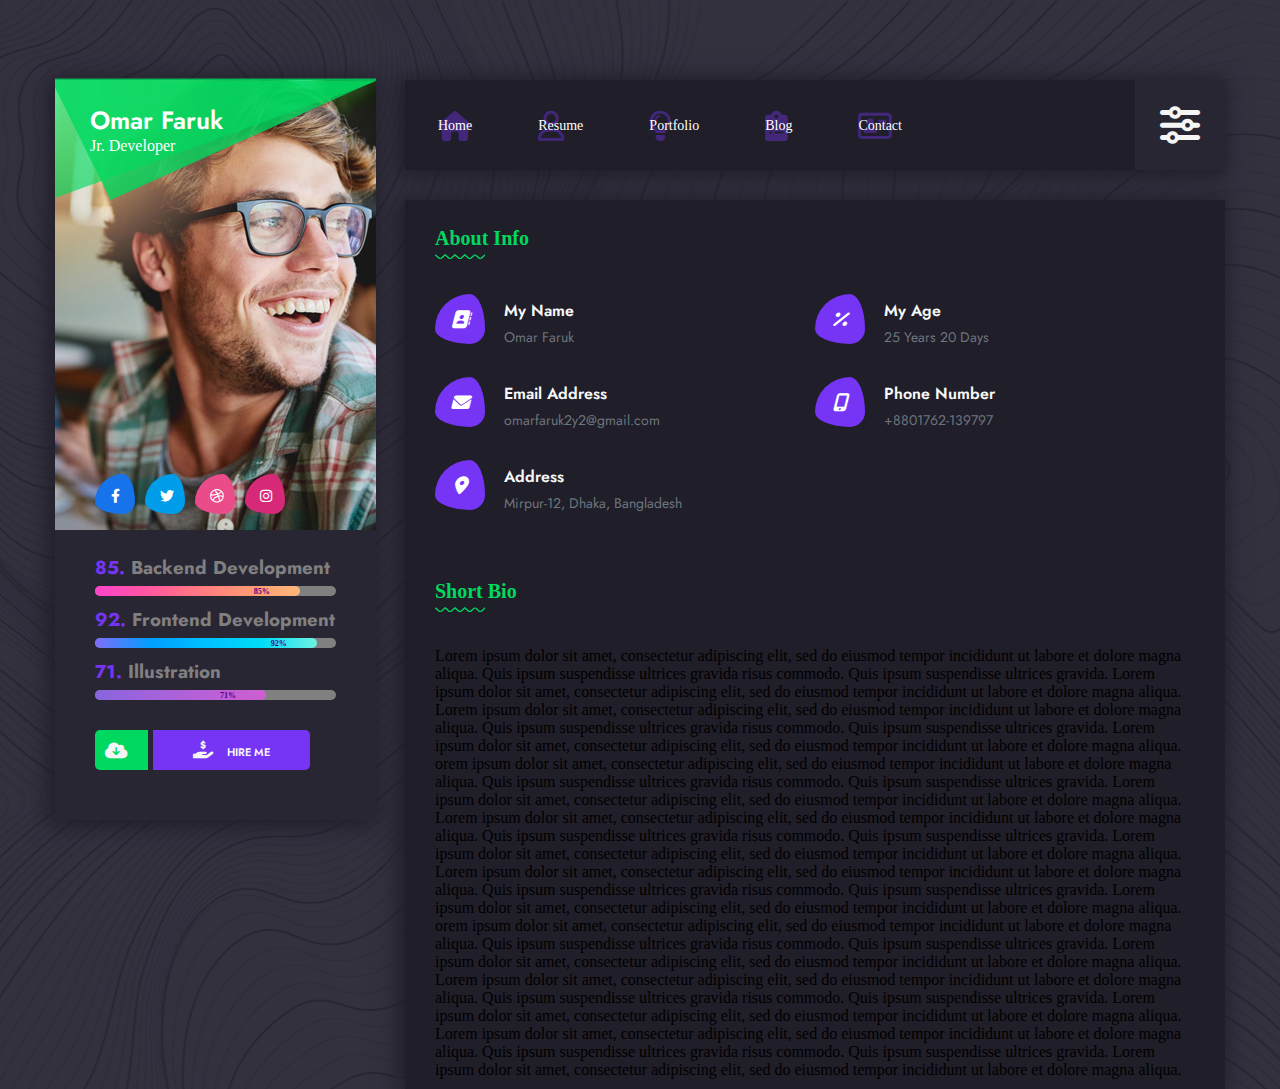
<file: index.html>
<!DOCTYPE html>
<html lang="en">

<head>
    <meta charset="UTF-8">
    <meta http-equiv="X-UA-Compatible" content="IE=edge">
    <meta name="viewport" content="width=device-width, initial-scale=1.0">
    <title>Document</title>
    <link
        href="https://fonts.googleapis.com/css2?family=Jost:ital,wght@0,100;0,200;0,300;0,400;0,500;0,600;0,700;0,800;0,900;1,100;1,200;1,300;1,400;1,500;1,600;1,700;1,800;1,900&display=swap"
        rel="stylesheet">
    <link rel="stylesheet" href="https://cdnjs.cloudflare.com/ajax/libs/font-awesome/6.0.0-beta3/css/all.min.css" />
    <link rel="stylesheet" href="assets/css/app.css" />
</head>

<body>
    <div class="container">
        <div class="row">
            <div class="sideber-right">
                <div class="desination">
                    <div class="profile">
                        <div class="shape">
                            <svg class="shape1" viewBox="0 0 200 100">
                                <polygon points="-10 19, 210 19, 30 100" opacity=".8"></polygon>
                            </svg>
                            <svg class="shape1" viewBox="0 0 220 100">
                                <polygon points="0 19, 220 20, 0 100" opacity=".65"></polygon>
                            </svg>
                        </div>
                        <div class="profile-name">
                            <h1>Omar Faruk</h1>
                            <h2>Jr. Developer</h2>
                        </div>
                        <div class="social-button">
                            <img src="/assets/images/home_01/1.jpg" alt="">
                            <div class="icons">
                                <a href="#" class="fac"><i class="fab fa-facebook-f"></i></a>
                                <a href="#" class="twi"><i class="fab fa-twitter"></i></a>
                                <a href="#" class="dri"><i class="fab fa-dribbble"></i></a>
                                <a href="#" class="ins"><i class="fab fa-instagram"></i></a>
                            </div>
                        </div>
                    </div>
                </div>
                <div class="skills">
                    <div class="skills-area">
                        <div class="skills">
                            <div class="skills-title">
                                <h3> <span>85.</span> Backend Development</h3>
                            </div>
                            <div class="skills-bar"></div>
                            <div class="html skills-fill">
                                <span class="skills-percent">85%</span>
                            </div>
                        </div>
                        <div class="skills">
                            <div class="skills-title">
                                <h3> <span>92.</span> Frontend Development</h3>
                            </div>
                            <div class="skills-bar"></div>
                            <div class="css skills-fill">
                                <span class="skills-percent">92%</span>
                            </div>
                        </div>
                        <div class="skills">
                            <div class="skills-title">
                                <h3> <span>71.</span> Illustration</h3>
                            </div>
                            <div class="skills-bar"></div>
                            <div class="php skills-fill">
                                <span class="skills-percent">71%</span>
                            </div>
                        </div>
                    </div>
                    <div class="download-hire">
                        <button type="button" class="download"><i class="fas fa-cloud-download-alt"></i></button>
                        <button type="button" class="hire"> <i class="fas fa-hand-holding-usd"></i> <span>Hire
                                Me</span></button>
                    </div>
                </div>
            </div>
            <div class="right">
                <div class="menu">
                    <div class="navbar">
                        <div class="home">
                            <a href="">
                                <i class="fas fa-home"></i>
                                <span>Home</span>
                            </a>
                        </div>
                        <div class="home">
                            <a href="">
                                <i class="far fa-user"></i>
                                <span>Resume</span>
                            </a>
                        </div>
                        <div class="home">
                            <a href="">
                                <i class="far fa-lightbulb"></i>
                                <span>Portfolio</span>
                            </a>
                        </div>
                        <div class="home">
                            <a href="">
                                <i class="fas fa-clipboard-list"></i>
                                <span>Blog</span>
                            </a>
                        </div>
                        <div class="home">
                            <a href="">
                                <i class="far fa-address-card"></i>
                                <span>Contact</span>
                            </a>
                        </div>
                    </div>
                    <div class="toggler"> <i class="fas fa-sliders-h"></i></div>
                </div>
                <div class="content">
                    <div class="main-content">
                        <div class="heading">
                            <h3>About Info</h3>
                        </div>
                        <div class="about">
                            <div class="about-name">
                                <i class="about_user">
                                
                                </i>
                                <h3>My Name</h3>
                                <p>Omar Faruk</p>
                            </div>
                            <div class="about-name">
                                <i class="about_age">
                                
                                </i>
                                <h3>My Age</h3>
                                <p>25 Years 20 Days</p>
                            </div>
                            <div class="about-name">
                                <i class="about_email">
                                
                                </i>
                                <h3>Email Address</h3>
                                <p>omarfaruk2y2@gmail.com</p>
                            </div>
                            <div class="about-name">
                                <i class="about_phone">
                                
                                </i>
                                <h3>Phone Number</h3>
                                <p>+8801762-139797</p>
                            </div>
                            <div class="about-name">
                                <i class="about_address">
                                
                                </i>
                                <h3>Address</h3>
                                <p>Mirpur-12, Dhaka, Bangladesh</p>
                            </div>
                        </div>
                    </div>
                    <div class="short-bio">
                        <div class="row-bio">
                            <div class="heading">
                                <h3>Short Bio</h3>
                                    Lorem ipsum dolor sit amet, consectetur adipiscing elit, sed do eiusmod tempor incididunt ut labore et dolore magna aliqua. Quis ipsum suspendisse ultrices gravida risus commodo. Quis ipsum suspendisse ultrices gravida.
                                    Lorem ipsum dolor sit amet, consectetur adipiscing elit, sed do eiusmod tempor incididunt ut labore et dolore magna aliqua.
                                    Lorem ipsum dolor sit amet, consectetur adipiscing elit, sed do eiusmod tempor incididunt ut labore et dolore magna aliqua. Quis ipsum suspendisse ultrices gravida risus commodo. Quis ipsum suspendisse ultrices gravida.
                                    Lorem ipsum dolor sit amet, consectetur adipiscing elit, sed do eiusmod tempor incididunt ut labore et dolore magna aliqua.
                                    orem ipsum dolor sit amet, consectetur adipiscing elit, sed do eiusmod tempor incididunt ut labore et dolore magna aliqua. Quis ipsum suspendisse ultrices gravida risus commodo. Quis ipsum suspendisse ultrices gravida.
                                    Lorem ipsum dolor sit amet, consectetur adipiscing elit, sed do eiusmod tempor incididunt ut labore et dolore magna aliqua.
                                    Lorem ipsum dolor sit amet, consectetur adipiscing elit, sed do eiusmod tempor incididunt ut labore et dolore magna aliqua. Quis ipsum suspendisse ultrices gravida risus commodo. Quis ipsum suspendisse ultrices gravida.
                                    Lorem ipsum dolor sit amet, consectetur adipiscing elit, sed do eiusmod tempor incididunt ut labore et dolore magna aliqua.
                                    Lorem ipsum dolor sit amet, consectetur adipiscing elit, sed do eiusmod tempor incididunt ut labore et dolore magna aliqua. Quis ipsum suspendisse ultrices gravida risus commodo. Quis ipsum suspendisse ultrices gravida.
                                    Lorem ipsum dolor sit amet, consectetur adipiscing elit, sed do eiusmod tempor incididunt ut labore et dolore magna aliqua.
                                    orem ipsum dolor sit amet, consectetur adipiscing elit, sed do eiusmod tempor incididunt ut labore et dolore magna aliqua. Quis ipsum suspendisse ultrices gravida risus commodo. Quis ipsum suspendisse ultrices gravida.
                                    Lorem ipsum dolor sit amet, consectetur adipiscing elit, sed do eiusmod tempor incididunt ut labore et dolore magna aliqua.
                                    Lorem ipsum dolor sit amet, consectetur adipiscing elit, sed do eiusmod tempor incididunt ut labore et dolore magna aliqua. Quis ipsum suspendisse ultrices gravida risus commodo. Quis ipsum suspendisse ultrices gravida.
                                    Lorem ipsum dolor sit amet, consectetur adipiscing elit, sed do eiusmod tempor incididunt ut labore et dolore magna aliqua.
                                    Lorem ipsum dolor sit amet, consectetur adipiscing elit, sed do eiusmod tempor incididunt ut labore et dolore magna aliqua. Quis ipsum suspendisse ultrices gravida risus commodo. Quis ipsum suspendisse ultrices gravida.
                                    Lorem ipsum dolor sit amet, consectetur adipiscing elit, sed do eiusmod tempor incididunt ut labore et dolore magna aliqua.
                            </div>
                        </div>
                    </div>
                </div>
            </div>
        </div>
    </div>
</body>

</html>
</file>
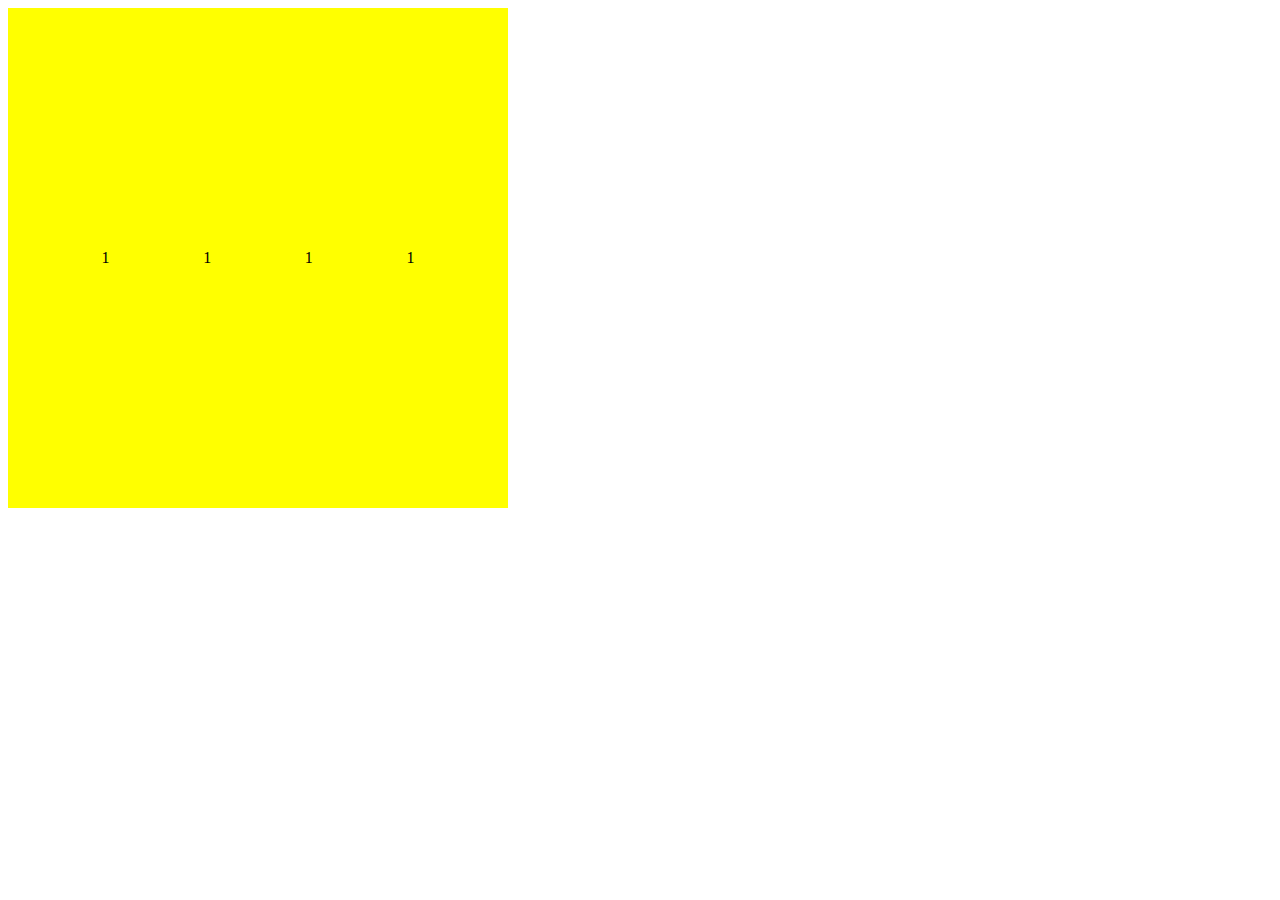
<file: blog.html>
<!DOCTYPE html>
<html lang="en">
<head>
    <meta charset="UTF-8">
    <meta http-equiv="X-UA-Compatible" content="IE=edge">
    <meta name="viewport" content="width=device-width, initial-scale=1.0">
    <title>Document</title>
    <link rel="stylesheet" href="/assets/css/test.css">
</head>
<body>
    <div class="test">
        <div class="hdv">1</div>
        <div class="hdv">1</div>
        <div class="hdv">1</div>
        <div class="hdv">1</div>
    </div>
</body>
</html>
</file>
<file: assets/css/app.css>
*{
    padding: 0;
    margin: 0;
    box-sizing: border-box;
}
:root{
    --blue: #007bff;
    --indigo: #7635f5;
    --purple: #6f42c1;
    --pink: #e83e8c;
    --red: #dc3545;
    --orange: #fd7e14;
    --yellow: #ffc107;
    --green: #28a745;
    --teal: #20c997;
    --cyan: #17a2b8;
    --white: #fff;
    --gray: #6c757d;
    --gray-dark: #343a40;
    --primary: #007bff;
    --secondary: #6c757d;
    --success: #28a745;
    --info: #17a2b8;
    --warning: #ffc107;
    --danger: #dc3545;
    --light: #f8f9fa;
    --dark: #343a40;
    --breakpoint-xs: 0;
    --breakpoint-sm: 576px;
    --breakpoint-md: 768px;
    --breakpoint-lg: 992px;
    --breakpoint-xl: 1200px;
    --fonts-web: 'Jost', sans-serif;
}
body{
    background:url(/assets/images/bg/1.png) no-repeat fixed top center #34313f;
    z-index: -0;
}
.container{
    padding-left: 15;
    padding-right: 15;
    margin-left: auto;
    margin-right: auto;
    width:1170px;
    
    
}
.row{
    width: 100%;
    display: flex;
    justify-content: space-between;
    margin-top: 80px;
    flex-wrap: wrap;
    flex-direction: row;
}
.sideber-right{
    position: relative;
    background-color: #292633;
    box-shadow: -3px 2px 21px 4px #201e29;
    display: flex;
    flex-direction: column;
    align-self: baseline;
}
.profile{
    position: relative;
}
.profile-name{
    position: absolute;
    padding: 30px 35px;

}
.icons{
    position: absolute;
    bottom: 20px;
    left: 0;
}
.shape svg{
        height: 150px;
        fill: #01d85f;
        width: 100%;
        position: absolute;
        top: -30px;
        z-index: 0;
}
.profile-name h1{
    font-size: 25px;
    line-height: 0.8;
    font-weight: 600;
    font-family: var(--fonts-web);
    color: var(--white);
    margin-bottom: 10px;
    z-index: 4;
}
.profile-name h2{
    font-size: 16px;
    font-weight: 400;
    line-height: .8;
    color: var(--white);
}
.icons{
    display: flex;
    justify-content: center;
    padding: 0 35px;
}
.icons .fac{
    background-color: #1773ea;
}
.icons .twi{
    background-color: #009deb;
}
.icons .dri{
    background-color: #ea4c89;
}
.icons .ins{
    background-color: #d62977;
}
.icons a{
    width: 40px;
    height: 40px;
    margin: 0 5px;
    padding: 15px;
    font-size: 14px;
    text-align: center;
    color: white;
    border-radius: 70% 30% 30% 70%/70% 70% 30% 30%;
}
.icons a:hover{
    background-color: #7635f5;
    border-radius: 30% 70% 70% 30%/30% 30% 70% 70%;
}
/* end */



/* end */


  /* end */

.skills-area{
      display: flex;
      flex-direction: column;
      padding: 20px 40px 20px;
}
.skills{
      position: relative;
      margin-bottom: 10px;
      z-index: 1;
}
.skills-title{
   font-size: 16px;
   color: gray;
   padding-bottom: 5px; 
   font-family: var(--fonts-web);
}
.skills-title h3 span{
    color: var(--indigo);
}
.skills-bar{
    width: 100%;
    background-color: grey;
    height: 10px;
    z-index: -1;
    border-radius: 100px;
    position: absolute;
} 
.skills-fill{
    height: 10px;
    border-radius: 100px;
    display: flex;
    justify-content: flex-end;
    align-items: center;
    padding-right: 30px;
    overflow: hidden;
}
.skills-percent{
    font-size: 8px;
    font-weight: bold;
    color: indigo;
}
.html{
    animation: html 2s;
    width: 85%;
    background-image: linear-gradient(to right,#ff43cb,#ff56a1,#ff7882,#ff9a74,#feb779);
}
.css{
    animation: css 2s;
    width: 92%;
    background-image: linear-gradient(to right,#806dfa,#009eff,#00c1ff,#00dcf8,#6ef2e1);
}
.php{
    animation: php 2s;
    width: 71%;
    background-image: linear-gradient(to right,#8865dd,#9c63dc,#ae62d9,#bf60d6,#cf5ed2);
}
@keyframes html{
    from{
        width: 0;
    }
    to{
        width: 85%;
    }
}
@keyframes css{
    from{
        width: 0;
    }
    to{
        width: 92%;
    }
}
@keyframes php{
    from{
        width: 0;
    }
    to{
        width: 71%;
    }
}
@media only screen and (max-width:750px){
    .skills-area{
        padding: 0 5%;
    }
}
/* end progress */
.download-hire{
    display: flex;
    margin-left: 40px;
    margin-bottom: 40px;
}
.download{
    padding: 10px 10px;
    background-color: #01d85f;
    color: whitesmoke;
    border: none;
    margin-right: 5px;
    border-top-left-radius: 5px;
    border-bottom-left-radius: 5px;

}
.download-hire i{
    font-size: 18px;
    padding-right: 10px;
}
.hire{
    padding: 10px 40px;
    background-color: #7635f5;
    color: whitesmoke;
    border: none;
    border-top-right-radius: 5px;
    border-bottom-right-radius: 5px;
}
.hire span{
    font-size: 11px;
    font-family: var(--fonts-web);
    font-weight: 600;
    letter-spacing: 1;
    text-transform: uppercase;
}

/* end left */
.right{
    width: 820px;
}
.menu{
    min-height: 90px;
    background-color: #201e29;
    box-shadow: -3px 2px 21px 4px #201e29;
    display: flex;
    justify-content: space-between;
    margin-bottom: 30px;
}
.toggler{
    width: 90px;
    height: 90px;
    background-color: #292633;
    display: flex;
    justify-content: center;
    align-items: center;
    font-size: 40px;
    color: whitesmoke;
}
.navbar{
    width: 530px;
    display: flex;
    justify-content: space-around;
    align-items: center;
}
.home{
    display: flex;
    justify-content: center;
    align-items: center;
}
.home a{
    text-decoration: none;
    position: relative;
    z-index: 2;
}
.home a span{
    color: var(--white);
    font-size: 14px;
}
.home a i{
    color: #7635f5;
    font-size: 30px;
    position: absolute;
    top: -5px;
    left: 0;
    z-index: -2;
    opacity: .4;
}

.navbar:after {
    height: 15px;
    width: 1px;
    position: absolute;
    right: 0;
    top: 0;
    bottom: 0;
    margin: auto 0;
    content: '';
    background: #34313f;
}

.content{
    padding: 10px 30px;
    background-color: #201e29;
    box-shadow: -3px 2px 21px 4px #201e29;
}
.heading h3{
    font-weight: 700;
    font-size: 20px;
    color: #01d85f;
    letter-spacing: 0;
    line-height: .8;
    margin: 0 0 35px;
    position: relative;
    padding: 20px 0 13px;
}
.heading h3::after{
    content:'';
    position: absolute;
    bottom: 0;
    left: 0;
    height: 5px;
    width: 50px;
    background: url(/assets/images/bg/2.png);
}
.about{
    display: flex;
    flex-wrap: wrap;
}
.about-info{
    width: 50%;
    display: flex;
    margin-bottom: 30px;
}
/* .icons i{
    font-size: 18px;
    color: var(--white);
    background-color: var(--indigo);
    padding: 15px 0;
    text-align: center;
    width: 50px;
    height: 50px;
    border-radius: 70% 30% 30% 70%/70% 70% 30% 30%;
} */
/* .icons i:hover{
    background-color: #35f54f;
    border-radius: 30% 70% 70% 30%/30% 30% 70% 70%;
} */

.about-name h3{
    font-size: 16px;
    font-weight: 600;
    font-family: var(--fonts-web);
    color: var(--light);
    margin-bottom: 5px;
}
.about-name p{
    font-size: 14px;
    font-weight: 400px;
    font-family: var(--fonts-web);
    color: var(--gray);
}
/* end about-info */
/* start short bio */

.short-bio{
    margin-top: 20px;
}
.about-name{
    position: relative;
    padding-left: 69px;
    padding-top: 5px;
    min-height: 50px;
    margin-bottom: 30px;
    width: 50%;
}
.about-name i{
    position: absolute;
    left: 0;
    top: 0;
    width: 50px;
    height: 50px;
    background: #7635f5;
    color: #fff;
    border-radius: 70% 30% 30% 70%/70% 70% 30% 30%;
    font-size: 18px;
    line-height: 1;
    text-align: center;
    padding: 16px 0;
}
.about-name:hover i{
    border-radius: 30% 70% 70% 30%/30% 30% 70% 70%;
    background: #01d85f;
}
.about_user::before{
    content: "\f2b9";
    font-weight: 700;
    font-family: 'FontAwesome';
}
.about_age::before{
    content: "\f541";
    font-weight: 700;
    font-family: 'FontAwesome';
}
.about_email::before{
    content: "\f0e0";
    font-weight: 700;
    font-family: 'FontAwesome';
}
.about_phone::before{
    content: "\f3cd";
    font-weight: 700;
    font-family: 'FontAwesome';
}
.about_address::before{
    content: "\f3c5";
    font-weight: 700;
    font-family: 'FontAwesome';
}
/* end short bio */
</file>
<file: assets/css/test.css>
.test{
  background-color: yellow;
  width: 500px;
  height: 500px;
  display: flex;
  justify-content: space-evenly;
  align-items: center;
  align-self: flex-end;
}
</file>
